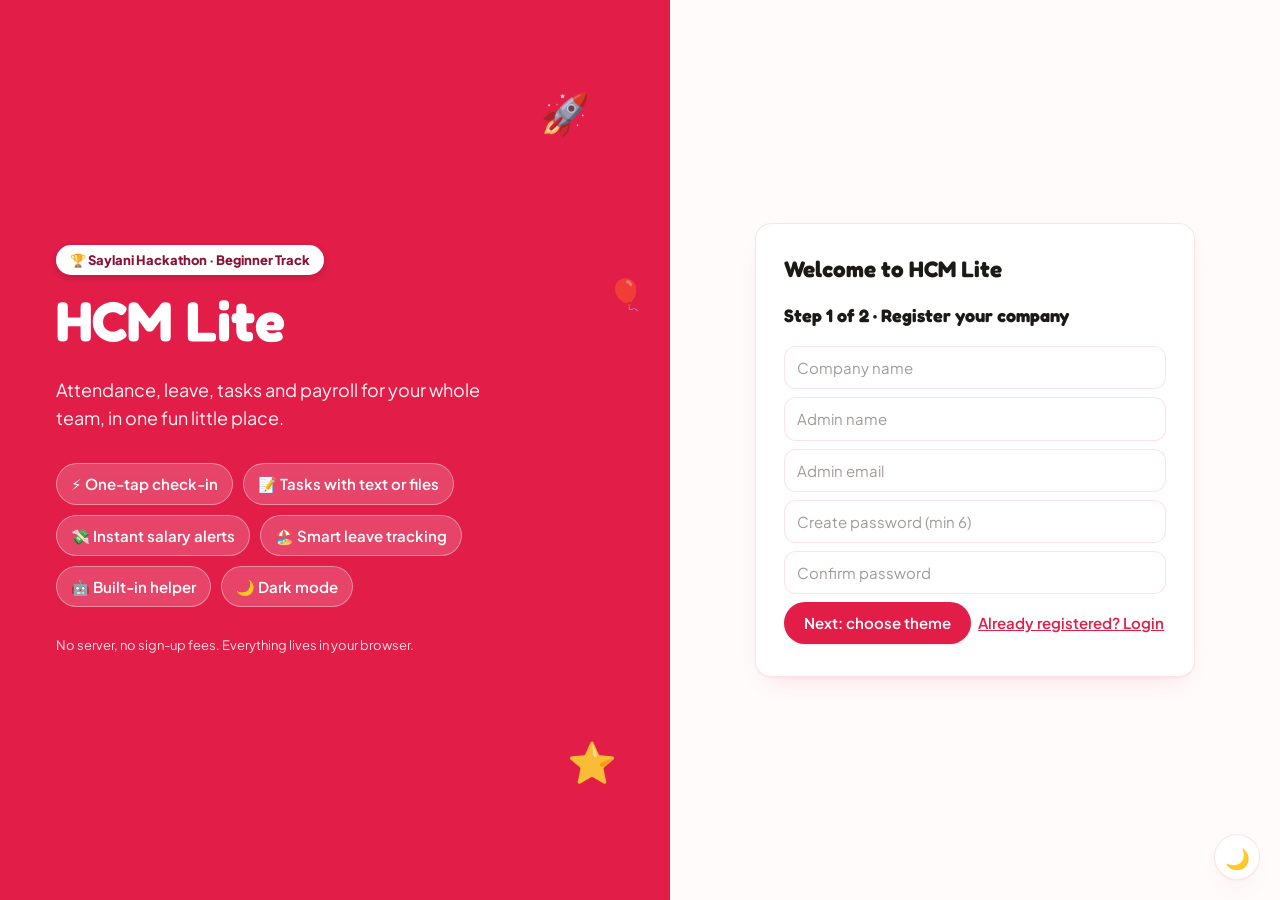
<file: index.html>
<!DOCTYPE html>
<html lang="en">
<head>
  <meta charset="UTF-8">

  <script>
    try {
      document.documentElement.dataset.mode =
        localStorage.hcm_mode || '';
    } catch (e) {}
  </script>

  <meta name="viewport" content="width=device-width, initial-scale=1">
  <title>HCM Lite</title>

  <link rel="preconnect" href="https://fonts.googleapis.com">

  <link
    rel="stylesheet"
    href="https://fonts.googleapis.com/css2?family=Plus+Jakarta+Sans:wght@400;500;600;700;800&family=JetBrains+Mono:wght@400;500&family=Fredoka:wght@500;600;700&display=swap"
  >

  <link rel="stylesheet" href="variables.css">
  <link rel="stylesheet" href="global.css">
</head>

<body>
  <div class="auth">
    <div class="hero">
      <span class="fl" style="top:9%;right:12%">🚀</span>
      <span class="fl" style="bottom:12%;right:8%;animation-delay:-2s">⭐</span>
      <span class="fl" style="top:30%;right:4%;animation-delay:-4s;font-size:30px">🎈</span>

      <span class="badge">🏆 Saylani Hackathon · Beginner Track</span>

      <h1>HCM Lite</h1>

      <p>
        Attendance, leave, tasks and payroll for your whole team,
        in one fun little place.
      </p>

      <div class="feats">
        <span>⚡ One-tap check-in</span>
        <span>📝 Tasks with text or files</span>
        <span>💸 Instant salary alerts</span>
        <span>🏖️ Smart leave tracking</span>
        <span>🤖 Built-in helper</span>
        <span>🌙 Dark mode</span>
      </div>

      <div class="foot">
        No server, no sign-up fees. Everything lives in your browser.
      </div>
    </div>

    <div class="card">
      <h2 id="t">👋 HCM Lite – Login</h2>
      <p id="msg"></p>

      <div id="l" hidden>
        <select id="co" onchange="pickCo()" style="width:100%"></select>

        <input id="le" placeholder="Email" style="width:100%">

        <input
          id="lp"
          type="password"
          placeholder="Password"
          style="width:100%"
          onkeydown="if(event.key=='Enter')doLogin()"
        >

        <button onclick="doLogin()">Let's go 🚀</button>

        <p>
          <a href="#" onclick="showReg();return false">
            + Register a new company
          </a>
        </p>
      </div>

      <div id="s" hidden>
        <h3>Step 1 of 2 · Register your company</h3>

        <input id="cn" placeholder="Company name" style="width:100%">
        <input id="an" placeholder="Admin name" style="width:100%">
        <input id="ae" type="email" placeholder="Admin email" style="width:100%">

        <input
          id="ap"
          type="password"
          placeholder="Create password (min 6)"
          style="width:100%"
        >

        <input
          id="ap2"
          type="password"
          placeholder="Confirm password"
          style="width:100%"
        >

        <button onclick="next()">Next: choose theme</button>

        <a href="#" onclick="back();return false">
          Already registered? Login
        </a>
      </div>

      <div id="th" hidden>
        <h3>Step 2 of 2 · Choose your theme</h3>

        <p><b>Colours</b></p>
        <div id="pal"></div>

        <p><b>Heading font</b> (used for all headings)</p>
        <div id="fnt"></div>

        <br>
        <button onclick="finish()">Finish setup</button>
      </div>
    </div>
  </div>

  <script src="storage.js"></script>
  <script src="theme.js"></script>
  <script src="app.js"></script>
  <script src="auth.js"></script>

  <script>
    const cos = COS();

    if (cos.length && !cos.some(c => c.id == localStorage.hcm_cur)) {
      localStorage.hcm_cur = cos[0].id;
    }

    if (me()) go(me().role);

    let P;

    function fillCo() {
      $('#co').innerHTML = COS().map(c =>
        `<option value="${c.id}" ${
          c.id == localStorage.hcm_cur ? 'selected' : ''
        }>${esc(c.name)}</option>`
      ).join('');
    }

    function pickCo() {
      localStorage.hcm_cur = $('#co').value;

      const c = DB.get().company;
      applyTheme(c.theme);

      $('#t').textContent = '👋 ' + c.name + ' – Login';
    }

    function showReg() {
      $('#l').hidden = true;
      $('#s').hidden = false;

      $('#t').textContent = COS().length
        ? 'Register a new company'
        : 'Welcome to HCM Lite';
    }

    function back() {
      if (!COS().length) {
        return alert('No company registered yet. Please register first.');
      }

      $('#s').hidden = true;
      $('#l').hidden = false;
      pickCo();
    }

    if (cos.length) {
      fillCo();
      $('#l').hidden = false;
      pickCo();
    } else {
      showReg();
    }

    $('#pal').innerHTML = Object.keys(PALETTES).map((k, i) =>
      `<label style="display:inline-block;margin:4px 10px 4px 0">
        <input
          type="radio"
          name="c"
          value="${k}"
          ${i ? '' : 'checked'}
          onchange="prev()"
        >
        <span style="
          display:inline-block;
          width:16px;
          height:16px;
          border-radius:4px;
          vertical-align:middle;
          background:${PALETTES[k][1]};
          border:3px solid ${PALETTES[k][2]};
          box-sizing:border-box
        "></span>
        ${k}
      </label>`
    ).join('');

    $('#fnt').innerHTML = FONTS.map((k, i) =>
      `<label style="display:block;font-family:'${k}';font-size:18px">
        <input
          type="radio"
          name="f"
          value="${k}"
          ${i ? '' : 'checked'}
          onchange="prev()"
        >
        ${k} – Employee Management
      </label>`
    ).join('');

    const fl = document.createElement('link');
    fl.rel = 'stylesheet';
    fl.href = 'https://fonts.googleapis.com/css2?' +
      FONTS.map(f => 'family=' + f.replace(/ /g, '+')).join('&') +
      '&display=swap';

    document.head.appendChild(fl);

    const pick = () => ({
      c: document.querySelector('[name=c]:checked').value,
      f: document.querySelector('[name=f]:checked').value
    });

    function prev() {
      applyTheme(pick());
    }

    function next() {
      const f = v => $('#' + v).value.trim();

      if (
        !f('cn') ||
        !f('an') ||
        !/^\S+@\S+\.\S+$/.test(f('ae'))
      ) {
        return alert('Enter company, name and a valid email');
      }

      if ($('#ap').value.length < 6) {
        return alert('Password must be at least 6 characters');
      }

      if ($('#ap').value != $('#ap2').value) {
        return alert('Passwords do not match');
      }

      P = {
        cn: f('cn'),
        an: f('an'),
        ae: f('ae').toLowerCase(),
        ap: $('#ap').value
      };

      $('#s').hidden = true;
      $('#th').hidden = false;
      $('#t').textContent = 'Choose a theme';

      prev();
    }

    function finish() {
      const id = 'c' + Date.now();

      localStorage.hcm_cur = id;

      const d = DB.get();

      d.company = {
        name: P.cn,
        start: '09:00',
        grace: 15,
        half: 240,
        quota: 12,
        theme: pick()
      };

      d.users.push({
        id: Date.now() + '',
        role: 'admin',
        name: P.an,
        email: P.ae,
        pass: P.ap
      });

      DB.set(d);

      localStorage.hcm_cos = JSON.stringify(
        COS().concat({ id, name: P.cn })
      );

      fillCo();

      $('#th').hidden = true;
      $('#l').hidden = false;

      $('#t').textContent = P.cn + ' – Login';

      $('#msg').textContent =
        'Registration complete. Please log in with the email and password you just created.';

      $('#le').value = P.ae;
      $('#lp').focus();
    }

    function doLogin() {
      if (login($('#le').value, $('#lp').value)) {
        go(me().role);
      } else {
        alert('Wrong email or password');
      }
    }
  </script>
</body>
</html>
</file>
<file: variables.css>
/* variables.css – design tokens (dark crimson + fiery orange theme). theme.js overrides --a, --p, --b and --hf per company. */
:root{
  --bg:#fffbfb; --card:#ffffff; --glass:#ffffff; --bd:rgba(225,29,72,.12); --soft:color-mix(in srgb,var(--a) 8%,transparent);
  --tx:#1c1917; --mu:#78716c; --navbg:rgba(255,255,255,.92); --inp:#ffffff;
  --a:#e11d48; --p:#881337; --b:#f97316;            /* crimson + fiery orange */
  --ok:#059669; --wn:#d97706; --bad:#e11d48;
  --hf:'Fredoka','Plus Jakarta Sans',system-ui,sans-serif;  /* heading font */
  --ui:'Plus Jakarta Sans',system-ui,sans-serif;            /* UI font */
  --mono:'JetBrains Mono',ui-monospace,Menlo,monospace;    /* ids, times, numbers */
  --r:16px; --shadow:0 1px 2px rgba(225,29,72,.05),0 12px 28px -14px rgba(225,29,72,.18);
  color-scheme:light;
}
:root[data-mode=dark]{
  --bg:#120709; --card:#1c0f13; --glass:#1c0f13; --bd:rgba(255,255,255,.10);
  --tx:#ffe4e6; --mu:#fda4af; --navbg:rgba(18,7,9,.92); --inp:#16090c;
  --shadow:0 14px 34px -14px rgba(0,0,0,.7); color-scheme:dark;
}
</file>
<file: global.css>
/* global.css – playful UI: layout, cards, buttons, forms, tables, nav, toasts, login, helper chat, charts, responsive, print */
*{box-sizing:border-box}
html{scroll-behavior:smooth;-webkit-text-size-adjust:100%}
img,canvas,svg{max-width:100%}
body{margin:0;font:15px/1.55 var(--ui);color:var(--tx);min-height:100vh;background:var(--bg);overflow-x:hidden}
h1,h2,h3,h4,h5,h6,nav b,.n{font-family:var(--hf)}
a{color:var(--a);font-weight:600}
.mono,.n,.ph span,#out td:last-child,#out th:last-child,input[type=date],input[type=time],input[type=month],input[type=number]{font-family:var(--mono)}
td.mono{font-size:13px}
/* navigation (floating pill) */
#nav{position:sticky;top:8px;z-index:10;padding:0 10px}
nav{display:flex;align-items:center;gap:6px;max-width:1120px;margin:8px auto 0;padding:8px 14px;background:var(--navbg);backdrop-filter:blur(14px);border:1.5px solid var(--bd);border-radius:999px;box-shadow:var(--shadow)}
nav b{margin-right:12px;font-size:19px;white-space:nowrap}
nav b:before{content:"";display:inline-block;width:12px;height:12px;border-radius:50%;background:var(--a);margin-right:8px;box-shadow:0 0 0 3px color-mix(in srgb,var(--a) 22%,transparent)}
nav b{overflow:hidden;text-overflow:ellipsis;max-width:40vw}
.links{display:flex;gap:4px;flex:1;min-width:0;overflow-x:auto;scrollbar-width:none;padding:2px}.links::-webkit-scrollbar{display:none}
nav a{padding:6px 12px;border-radius:999px;color:var(--mu);text-decoration:none;font-weight:600;white-space:nowrap;transition:background .15s,color .15s}
nav a:hover{color:var(--tx);background:var(--soft)}
nav a.on{color:#fff;background:var(--a)}
.who{margin-left:auto;display:flex;align-items:center;gap:8px;color:var(--mu);font-size:14px;padding-right:6px;white-space:nowrap;font-weight:600}
.av{display:inline-grid;place-items:center;width:30px;height:30px;border-radius:50%;color:#fff;font:700 12px var(--ui);flex:none;vertical-align:middle;margin-right:8px;text-transform:uppercase}
.who .av{margin:0}
main{max-width:1080px;margin:0 auto;padding:22px max(16px,env(safe-area-inset-right)) 80px max(16px,env(safe-area-inset-left))}
.ph{display:flex;justify-content:space-between;align-items:baseline;flex-wrap:wrap;margin-bottom:18px}
.ph h1{margin:0;font-size:30px}.ph span{color:var(--mu);font-size:13px}
/* cards */
.card{background:var(--card);border:1.5px solid var(--bd);border-radius:var(--r);padding:20px;margin:0 0 16px;box-shadow:var(--shadow);animation:pop .45s both}
.card h3{margin:0 0 12px;font-size:18px}
.grid{display:grid;grid-template-columns:repeat(4,1fr);gap:14px;margin-bottom:16px}
.grid .card{margin:0;position:relative;overflow:hidden;transition:transform .2s}
.grid .card:hover{transform:translateY(-3px)}
.grid .card:before{content:"";position:absolute;inset:0 0 auto 0;height:5px;background:var(--k,var(--a))}
.grid .card:nth-child(4n+1){--k:var(--a)}.grid .card:nth-child(4n+2){--k:var(--b)}.grid .card:nth-child(4n+3){--k:#0ea5e9}.grid .card:nth-child(4n+4){--k:var(--ok)}
.grid .card:nth-child(2){animation-delay:.05s}.grid .card:nth-child(3){animation-delay:.1s}.grid .card:nth-child(4){animation-delay:.15s}.grid .card:nth-child(5){animation-delay:.2s}
.ic{display:grid;place-items:center;width:42px;height:42px;border-radius:14px;background:color-mix(in srgb,var(--k,var(--a)) 18%,transparent);font-size:22px;margin-bottom:8px}
.n{font-size:32px;font-weight:700;line-height:1.2}
.banner{display:flex;justify-content:space-between;align-items:center;gap:16px;flex-wrap:wrap;padding:22px 26px;margin-bottom:16px;border-radius:var(--r);color:#fff;background:var(--a);box-shadow:var(--shadow);position:relative;overflow:hidden}
.banner:after{content:"🎉";position:absolute;right:-6px;bottom:-26px;font-size:120px;opacity:.16;transform:rotate(-12deg);pointer-events:none}
.banner h2{margin:0;font-size:26px}.banner p{margin:4px 0 8px;opacity:.93}
.banner button{background:rgba(255,255,255,.2);box-shadow:none;border:1.5px solid rgba(255,255,255,.45)}
.clock{font:700 32px var(--mono);position:relative;z-index:1}
.bar{height:10px;border-radius:99px;background:var(--soft);overflow:hidden;margin-top:10px}
.bar i{display:block;height:100%;width:0;border-radius:99px;background:var(--a);transition:width .9s cubic-bezier(.2,.8,.2,1)}
.split{display:flex;gap:24px;align-items:center;flex-wrap:wrap}
.donut{width:150px;height:150px;border-radius:50%;position:relative;flex:none}
.donut:after{content:"";position:absolute;inset:23%;border-radius:50%;background:var(--card)}
.donut b{position:absolute;inset:0;display:grid;place-items:center;z-index:1;font:700 28px var(--hf)}
.leg{list-style:none;padding:0;margin:0}.leg li{display:flex;align-items:center;gap:8px;margin:5px 0;font-weight:500}.leg i{width:12px;height:12px;border-radius:4px;flex:none}
.two{display:grid;grid-template-columns:1fr 1fr;gap:16px}.two .card{margin:0 0 16px}
.lb{display:flex;align-items:center;gap:10px;margin:10px 0}.lb .bar{flex:1;margin:0}.lb span.m{width:26px;font-size:20px;text-align:center}.lb small{color:var(--mu);font-family:var(--mono);min-width:34px;text-align:right}
.empty{color:var(--mu);text-align:center;padding:18px 0}
/* forms */
input,select,textarea,button{font:inherit;border-radius:12px}
input,select,textarea{padding:9px 12px;margin:4px 6px 4px 0;border:1.5px solid var(--bd);background:var(--inp);color:var(--tx);max-width:100%;min-width:190px}
input::placeholder,textarea::placeholder{color:var(--mu);opacity:.7}
input[type=radio],input[type=checkbox]{min-width:0;margin:0 4px 0 0;accent-color:var(--a)}
textarea{display:block;margin-bottom:8px}
input:focus,select:focus,textarea:focus{outline:none;border-color:var(--a);box-shadow:0 0 0 4px color-mix(in srgb,var(--a) 22%,transparent)}
button{padding:9px 20px;margin:4px 4px 4px 0;border:0;border-radius:999px;background:var(--a);color:#fff;font-weight:600;cursor:pointer;box-shadow:0 1px 2px rgba(15,23,42,.12);transition:transform .08s,box-shadow .15s,filter .15s}
button:hover{filter:brightness(1.07);box-shadow:0 6px 14px -6px color-mix(in srgb,var(--a) 60%,transparent)}
button:active{transform:translateY(1px);box-shadow:none}
button.g{background:var(--ok)}
button.r{background:var(--bad)}
button.chip{background:var(--soft);color:var(--a);box-shadow:none;border:1.5px solid var(--bd);padding:4px 12px;font-size:13px;margin:2px 4px 6px 0}
button.chip:hover{transform:none;background:color-mix(in srgb,var(--a) 14%,transparent);box-shadow:none}
.fab{position:fixed;right:16px;bottom:16px;z-index:50;width:46px;height:46px;padding:0;border-radius:50%;font-size:20px;background:var(--card);border:1.5px solid var(--bd);box-shadow:var(--shadow)}
/* tables */
.t{overflow-x:auto}table{width:100%;border-collapse:collapse}
th{font-size:11px;text-transform:uppercase;letter-spacing:.07em;color:var(--mu);font-weight:700}
th,td{text-align:left;padding:11px 10px;border-bottom:1.5px dashed var(--bd);vertical-align:middle}
tbody tr{transition:background .15s}tbody tr:hover{background:var(--soft)}td small{color:var(--mu)}table input{min-width:140px}
/* status chips */
.tag{display:inline-block;padding:2px 11px;border-radius:999px;font-size:12px;font-weight:700;background:var(--soft);color:var(--mu);text-transform:capitalize;white-space:nowrap}
.tag.ok{background:color-mix(in srgb,var(--ok) 14%,transparent);color:#047857}.tag.wn{background:color-mix(in srgb,var(--wn) 18%,transparent);color:#a16207}.tag.bad{background:color-mix(in srgb,var(--bad) 15%,transparent);color:#be123c}
:root[data-mode=dark] .tag.ok{color:#34d399}:root[data-mode=dark] .tag.wn{color:#fbbf24}:root[data-mode=dark] .tag.bad{color:#fb7185}
/* helper chat */
#chat{height:200px;overflow:auto;background:var(--soft);padding:10px 12px;border-radius:14px;margin-bottom:8px;border:1.5px solid var(--bd)}
#chat p{margin:6px 0;padding:7px 12px;border-radius:14px;max-width:85%;width:fit-content;animation:pop .25s both}
#chat .me{margin-left:auto;color:#fff;background:var(--a);border-bottom-right-radius:4px}
#chat .bot{background:var(--card);border:1.5px solid var(--bd);border-bottom-left-radius:4px}
#st{font-size:16px;margin-bottom:10px}
/* toasts + confetti */
#toasts{position:fixed;left:50%;bottom:22px;transform:translateX(-50%);display:flex;flex-direction:column;gap:8px;z-index:99;width:min(92vw,440px)}
.toast{background:var(--card);border:1.5px solid var(--bd);border-left:6px solid var(--b);color:var(--tx);padding:12px 16px;border-radius:16px;white-space:pre-line;box-shadow:var(--shadow);cursor:pointer;animation:pop .3s both}
#cf{position:fixed;inset:0;pointer-events:none;z-index:200}
@keyframes pop{from{opacity:0;transform:translateY(12px) scale(.97)}}
@keyframes float{0%,100%{transform:translateY(0) rotate(0)}50%{transform:translateY(-18px) rotate(8deg)}}
@keyframes pulse{50%{box-shadow:0 0 0 7px transparent}}
/* login / register */
.auth{min-height:100vh;display:grid;grid-template-columns:1.1fr 1fr}
.hero{position:relative;overflow:hidden;color:#fff;padding:56px;display:flex;flex-direction:column;justify-content:center;background:var(--a)}
.hero>*{position:relative;z-index:1}
.hero h1{font-size:clamp(36px,6vw,56px);margin:0 0 8px;line-height:1.05}.hero p{font-size:18px;opacity:.95;max-width:430px}
.hero .badge{display:inline-block;width:fit-content;background:#fff;color:var(--p);padding:5px 14px;border-radius:999px;font-weight:800;font-size:13px;margin-bottom:16px;box-shadow:0 2px 6px rgba(15,23,42,.18)}
.feats{display:flex;flex-wrap:wrap;gap:10px;margin-top:14px;max-width:470px}
.feats span{background:rgba(255,255,255,.18);border:1.5px solid rgba(255,255,255,.38);padding:8px 14px;border-radius:999px;font-weight:600;backdrop-filter:blur(6px)}
.fl{position:absolute!important;z-index:0!important;font-size:40px;opacity:.85;animation:float 6s ease-in-out infinite;pointer-events:none}
.hero .foot{margin-top:28px;font-size:13px;opacity:.85}
.auth>.card{align-self:center;justify-self:center;width:min(440px,92%);margin:24px 0;padding:28px}
.auth h2{margin:0 0 12px}.auth input,.auth select{width:100%;margin-right:0}
#out table td:last-child,#out table th:last-child{text-align:right}
@media(max-width:1000px){.two{grid-template-columns:1fr}}
@media(max-width:900px){.grid{grid-template-columns:repeat(2,1fr)}.hero{padding:40px 32px}}
@media(max-width:900px){nav{flex-wrap:wrap;row-gap:6px;border-radius:26px}.links{order:5;flex-basis:100%}.who{margin-left:auto}}
@media(max-width:760px){input,select,textarea{font-size:16px}.auth{grid-template-columns:1fr}.hero{padding:34px 22px}.hero h1{font-size:40px}.hero .foot{margin-top:16px}.fl{display:none}
 main{padding:14px 10px 80px}.card{padding:16px}.ph h1{font-size:25px}
 .grid{grid-template-columns:repeat(2,1fr);gap:10px}.grid .card{padding:14px}.n{font-size:26px}.ic{width:36px;height:36px;font-size:19px;margin-bottom:6px}
 .banner{padding:18px}.banner h2{font-size:22px}.clock{font-size:24px}.banner button{padding:7px 14px;font-size:13px}
 .split{justify-content:center}.fab{width:40px;height:40px;right:10px;bottom:10px;font-size:17px}}
@media(max-width:600px){
 .card input:not([type=radio]):not([type=checkbox]),.card select,.card textarea{width:100%;min-width:0;margin-right:0}
 button{padding:11px 20px}.chip,button.chip{padding:6px 12px}
 .t table,.t tbody,.t tr,.t td{display:block;width:100%}.t thead{display:none}
 .t tr{border:1.5px solid var(--bd);border-radius:14px;padding:4px 12px;margin:0 0 10px;background:var(--soft)}
 .t td{display:flex;justify-content:space-between;align-items:center;flex-wrap:wrap;gap:4px 12px;border:0;border-bottom:1.5px dashed var(--bd);padding:8px 0;text-align:right;overflow-wrap:anywhere}
 .t td:last-child{border-bottom:0}.t td:empty{display:none}
 .t td[data-label]:before{content:attr(data-label);font-size:11px;text-transform:uppercase;letter-spacing:.06em;color:var(--mu);font-weight:700;text-align:left;flex:none}
 .t td.empty{justify-content:center;text-align:center}.t td .av{margin-right:6px}
 .t td:first-child{font-weight:700}
 #out table td:last-child,#out table th:last-child{text-align:right}
 #chat{height:240px}.lb span.m{width:22px}}
@media(max-width:480px){.nm{display:none}nav b{max-width:46vw;font-size:17px}nav{padding:7px 10px}}
@media(max-width:340px){.grid{grid-template-columns:1fr}}
@media(prefers-reduced-motion:reduce){*{animation:none!important;transition:none!important}}
@media print{#nav,.np,.ph,#toasts,.fab,.banner{display:none}body{background:#fff;color:#000}.card{background:#fff;border:0;box-shadow:none;color:#000;animation:none}td,th{color:#000;border-color:#ccc}}
</file>
